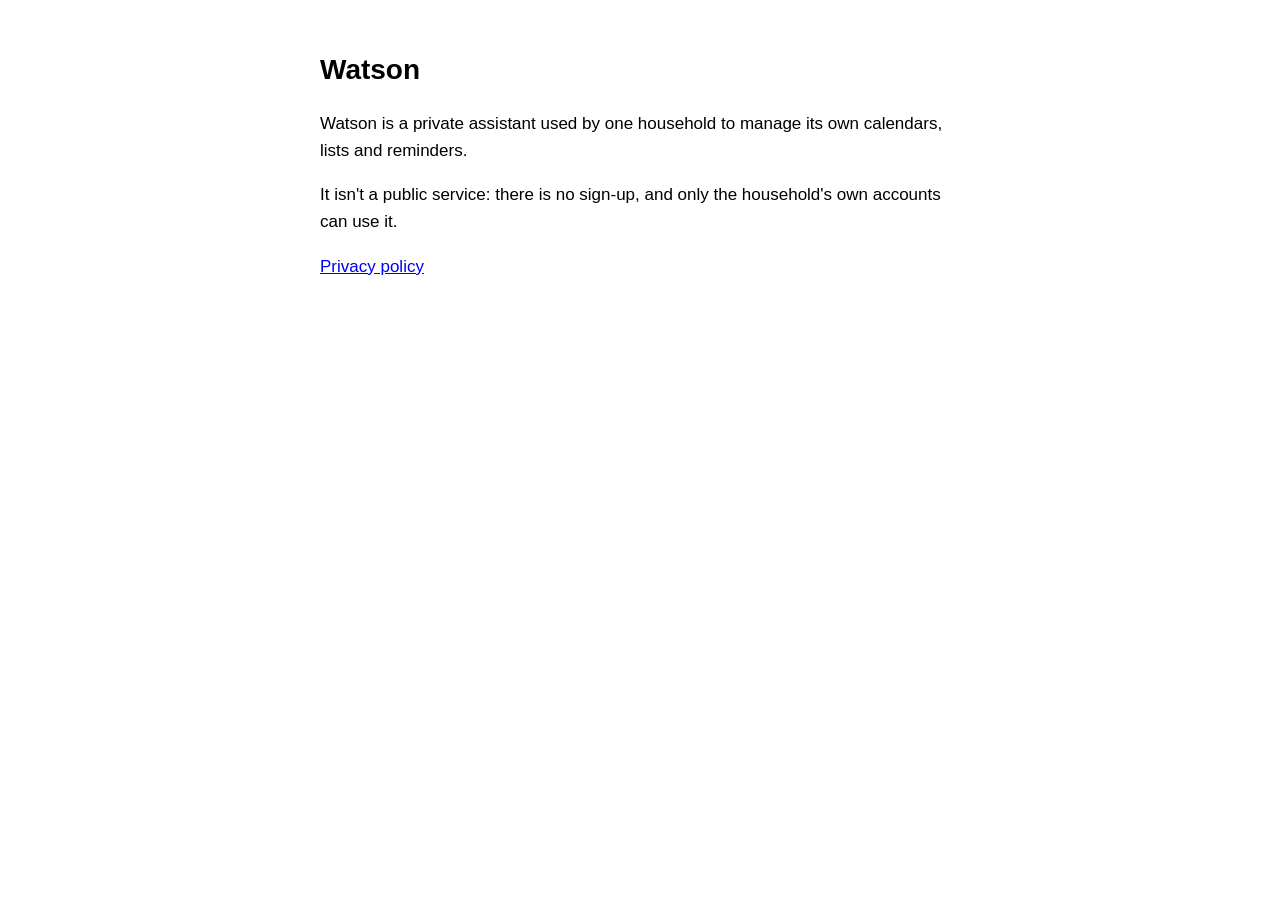
<file: index.html>
<!doctype html>
<html lang="en">
<head>
<meta charset="utf-8">
<meta name="viewport" content="width=device-width, initial-scale=1">
<title>Watson</title>
<link rel="stylesheet" href="style.css">
</head>
<body>
<h1>Watson</h1>
<p>Watson is a private assistant used by one household to manage its own calendars, lists and reminders.</p>
<p>It isn't a public service: there is no sign-up, and only the household's own accounts can use it.</p>
<p><a href="privacy.html">Privacy policy</a></p>
</body>
</html>
</file>
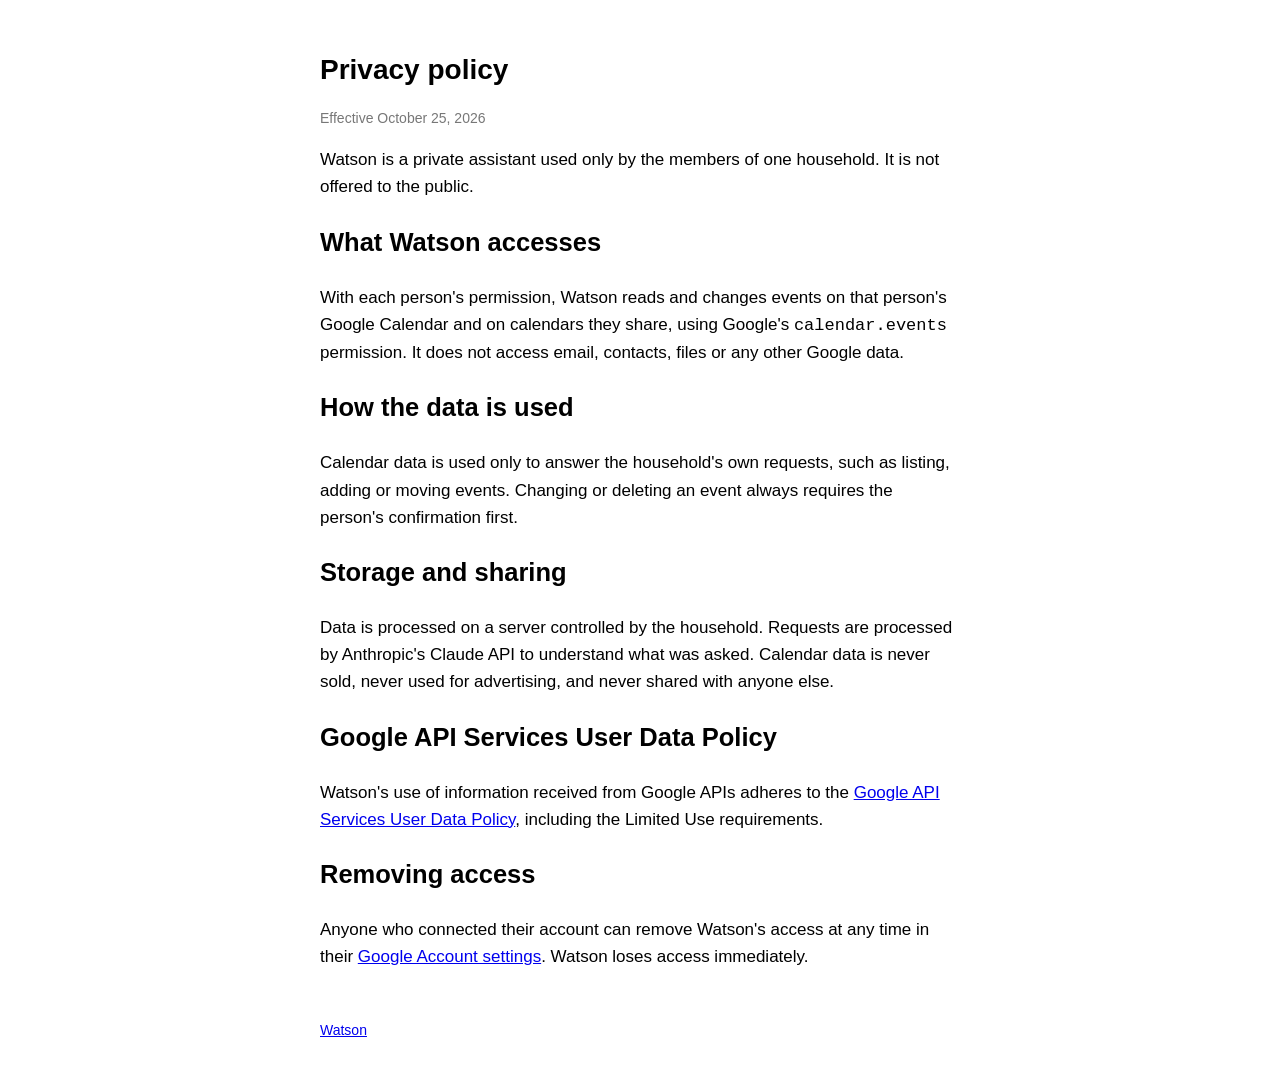
<file: privacy.html>
<!doctype html>
<html lang="en">
<head>
<meta charset="utf-8">
<meta name="viewport" content="width=device-width, initial-scale=1">
<title>Watson privacy policy</title>
<link rel="stylesheet" href="style.css">
</head>
<body>
<h1>Privacy policy</h1>
<p class="updated">Effective October 25, 2026</p>
<p>Watson is a private assistant used only by the members of one household. It is not offered to the public.</p>
<h2>What Watson accesses</h2>
<p>With each person's permission, Watson reads and changes events on that person's Google Calendar and on calendars
they share, using Google's <code>calendar.events</code> permission. It does not access email, contacts, files or
any other Google data.</p>
<h2>How the data is used</h2>
<p>Calendar data is used only to answer the household's own requests, such as listing, adding or moving events.
Changing or deleting an event always requires the person's confirmation first.</p>
<h2>Storage and sharing</h2>
<p>Data is processed on a server controlled by the household. Requests are processed by Anthropic's Claude API to
understand what was asked. Calendar data is never sold, never used for advertising, and never shared with anyone
else.</p>
<h2>Google API Services User Data Policy</h2>
<p>Watson's use of information received from Google APIs adheres to the
<a href="https://developers.google.com/terms/api-services-user-data-policy">Google API Services User Data Policy</a>,
including the Limited Use requirements.</p>
<h2>Removing access</h2>
<p>Anyone who connected their account can remove Watson's access at any time in their
<a href="https://myaccount.google.com/connections">Google Account settings</a>. Watson loses access
immediately.</p>
<footer><a href="index.html">Watson</a></footer>
</body>
</html>
</file>
<file: style.css>
:root { color-scheme: light dark; }
body { font: 17px/1.6 -apple-system, BlinkMacSystemFont, "Segoe UI", sans-serif; max-width: 640px; margin: 48px auto; padding: 0 16px; }
h1 { font-size: 28px; margin-bottom: 4px; }
p.updated, footer { color: #777; font-size: 14px; }
footer { margin-top: 48px; }
</file>
